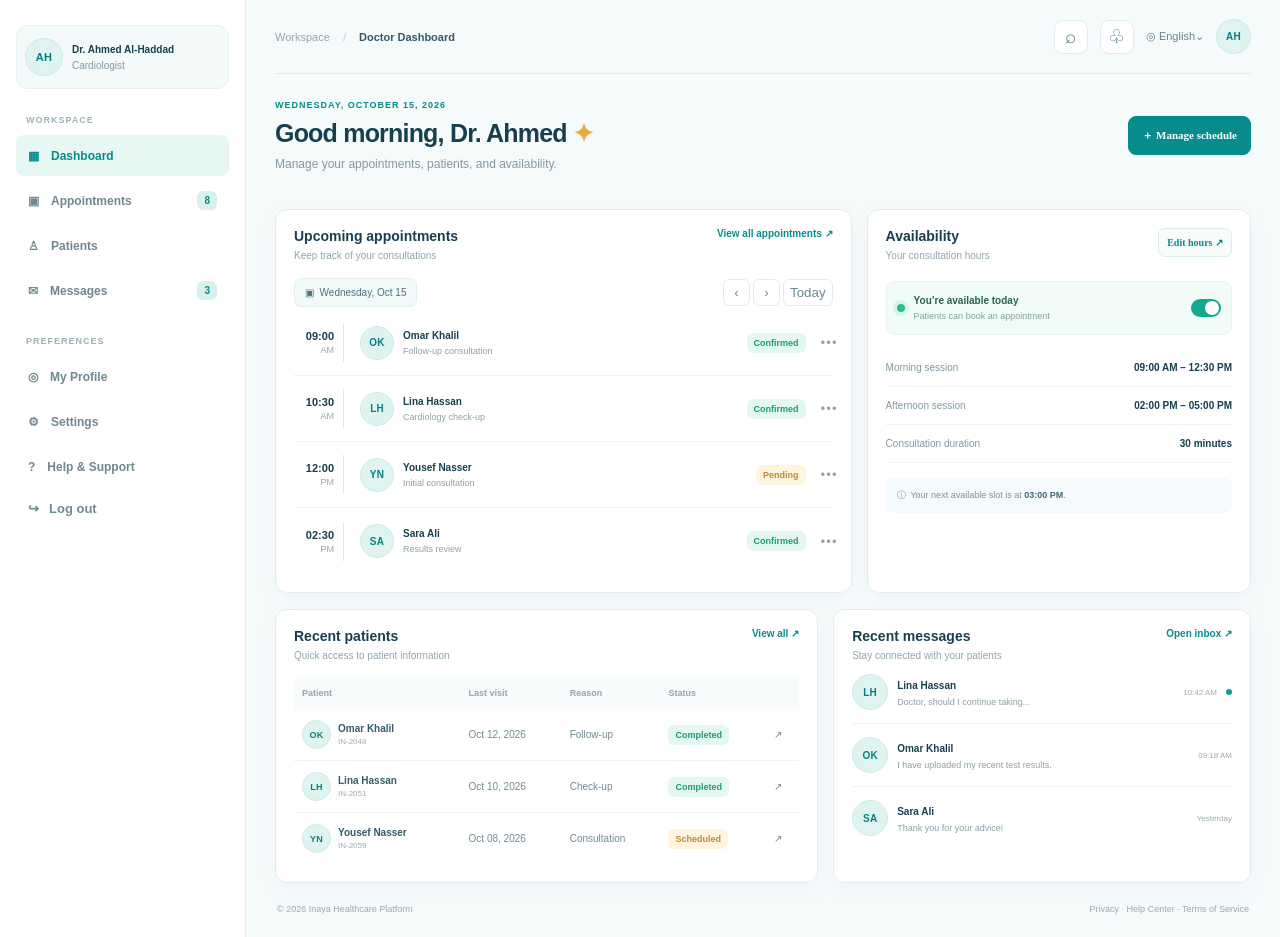
<file: doctor-dashBord/index.html>
<!doctype html>
<html lang="en">

<head>
    <meta charset="utf-8">
    <meta name="viewport" content="width=device-width,initial-scale=1">
    <title>Inaya | Doctor Dashboard</title>

    <link rel="stylesheet" href="style.css">
</head>

<body>
    <div class="layout">
        <aside class="sidebar">
            <div class="profile"><span class="avatar">AH</span>
                <span><b>Dr. Ahmed Al-Haddad</b><small>Cardiologist</small>
                </span>
            </div>
            <p class="label">WORKSPACE</p>
            <nav>
                <a class="active" href="#dashboard">▦ <span>Dashboard</span>
                </a>
                <a href="#appointments">▣ <span>Appointments</span>
                    <em>8</em></a><a href="#patients">♙ <span>Patients</span></a><a href="#messages">✉ <span>Messages</span><em>3</em></a>

            </nav>
            <p class="label preferences">PREFERENCES</p>
            <nav>
                <a href="#profile">◎ <span>My Profile</span></a>
                <a href="#settings">⚙ <span>Settings</span>
                </a><a href="#help">? <span>Help & Support</span>
                </a>
            </nav>
            <a class="logout" href="#logout">↪ <span>Log out</span></a></aside>
        <main id="dashboard">
            <header>
                <div class="crumb">Workspace <span>/</span> <b>Doctor Dashboard</b></div>
                <div class="actions"><button aria-label="Search">⌕</button><button aria-label="Notifications">♧<i></i></button><span class="language">◎ English⌄</span><span class="avatar">AH</span></div>

            </header>
            <section class="welcome">
                <div>
                    <p class="eyebrow">WEDNESDAY, OCTOBER 15, 2026</p>
                    <h1>Good morning, Dr. Ahmed <span>✦</span></h1>
                    <p class="muted">Manage your appointments, patients, and availability.</p>
                </div>
                <div class="welcome-buttons"><button class="primary" onclick="document.querySelector('#appointments').scrollIntoView({behavior:'smooth'})">＋ Manage schedule</button></div>
            </section>

            <section class="grid">
                <article class="panel" id="appointments">
                    <div class="panel-head">
                        <div>
                            <h2>Upcoming appointments</h2>
                            <p>Keep track of your consultations</p>
                        </div><a href="#all">View all appointments ↗</a></div>
                    <div class="schedule-tools"><span>▣ &nbsp;Wednesday, Oct 15</span>
                        <div><button>‹</button><button>›</button><button>Today</button></div>
                    </div>
                    <div class="appointment"><time>09:00<small>AM</small></time><span class="timeline"></span><span class="avatar">OK</span>
                        <div class="person"><b>Omar Khalil</b><small>Follow-up consultation</small></div><span class="status confirmed">Confirmed</span><button class="more">•••</button></div>
                    <div class="appointment"><time>10:30<small>AM</small></time><span class="timeline"></span><span class="avatar">LH</span>
                        <div class="person"><b>Lina Hassan</b><small>Cardiology check-up</small></div><span class="status confirmed">Confirmed</span><button class="more">•••</button></div>
                    <div class="appointment"><time>12:00<small>PM</small></time><span class="timeline"></span><span class="avatar">YN</span>
                        <div class="person"><b>Yousef Nasser</b><small>Initial consultation</small></div><span class="status pending">Pending</span><button class="more">•••</button></div>
                    <div class="appointment"><time>02:30<small>PM</small></time><span class="timeline"></span><span class="avatar">SA</span>
                        <div class="person"><b>Sara Ali</b><small>Results review</small></div><span class="status confirmed">Confirmed</span><button class="more">•••</button></div>
                </article>
                <article class="panel availability">
                    <div class="panel-head">
                        <div>
                            <h2>Availability</h2>
                            <p>Your consultation hours</p>
                        </div><button class="edit" onclick="alert('Demo: availability editor')">Edit hours ↗</button></div>
                    <div class="available"><span class="live"></span>
                        <div><b>You’re available today</b><small>Patients can book an appointment</small></div><span class="toggle"><i></i></span></div>
                    <div class="hours">
                        <div><span>Morning session</span><b>09:00 AM – 12:30 PM</b></div>
                        <div><span>Afternoon session</span><b>02:00 PM – 05:00 PM</b></div>
                        <div><span>Consultation duration</span><b>30 minutes</b></div>
                    </div>
                    <div class="note">ⓘ &nbsp;Your next available slot is at <b>03:00 PM</b>.</div>
                </article>
            </section>
            <section class="grid lower">
                <article class="panel" id="patients">
                    <div class="panel-head">
                        <div>
                            <h2>Recent patients</h2>
                            <p>Quick access to patient information</p>
                        </div><a href="#patients">View all ↗</a></div>
                    <div class="table-scroll">
                        <table>
                            <thead>
                                <tr>
                                    <th>Patient</th>
                                    <th>Last visit</th>
                                    <th>Reason</th>
                                    <th>Status</th>
                                    <th></th>
                                </tr>
                            </thead>
                            <tbody>
                                <tr>
                                    <td>
                                        <div class="table-person"><span class="avatar">OK</span><span><b>Omar Khalil</b><small>IN-2048</small></span></div>
                                    </td>
                                    <td>Oct 12, 2026</td>
                                    <td>Follow-up</td>
                                    <td><span class="status confirmed">Completed</span></td>
                                    <td>↗</td>
                                </tr>
                                <tr>
                                    <td>
                                        <div class="table-person"><span class="avatar">LH</span><span><b>Lina Hassan</b><small>IN-2051</small></span></div>
                                    </td>
                                    <td>Oct 10, 2026</td>
                                    <td>Check-up</td>
                                    <td><span class="status confirmed">Completed</span></td>
                                    <td>↗</td>
                                </tr>
                                <tr>
                                    <td>
                                        <div class="table-person"><span class="avatar">YN</span><span><b>Yousef Nasser</b><small>IN-2059</small></span></div>
                                    </td>
                                    <td>Oct 08, 2026</td>
                                    <td>Consultation</td>
                                    <td><span class="status pending">Scheduled</span></td>
                                    <td>↗</td>
                                </tr>
                            </tbody>
                        </table>
                    </div>
                </article>
                <article class="panel" id="messages">
                    <div class="panel-head">
                        <div>
                            <h2>Recent messages</h2>
                            <p>Stay connected with your patients</p>
                        </div><a href="#messages">Open inbox ↗</a></div>
                    <div class="message"><span class="avatar">LH</span>
                        <div><b>Lina Hassan</b>
                            <p>Doctor, should I continue taking...</p>
                        </div><time>10:42 AM</time><i></i></div>
                    <div class="message"><span class="avatar">OK</span>
                        <div><b>Omar Khalil</b>
                            <p>I have uploaded my recent test results.</p>
                        </div><time>09:18 AM</time></div>
                    <div class="message"><span class="avatar">SA</span>
                        <div><b>Sara Ali</b>
                            <p>Thank you for your advice!</p>
                        </div><time>Yesterday</time></div>
                </article>
            </section>
            <footer><span>© 2026 Inaya Healthcare Platform</span><span>Privacy · Help Center · Terms of Service</span></footer>
        </main>
    </div>
</body>

</html>
</file>
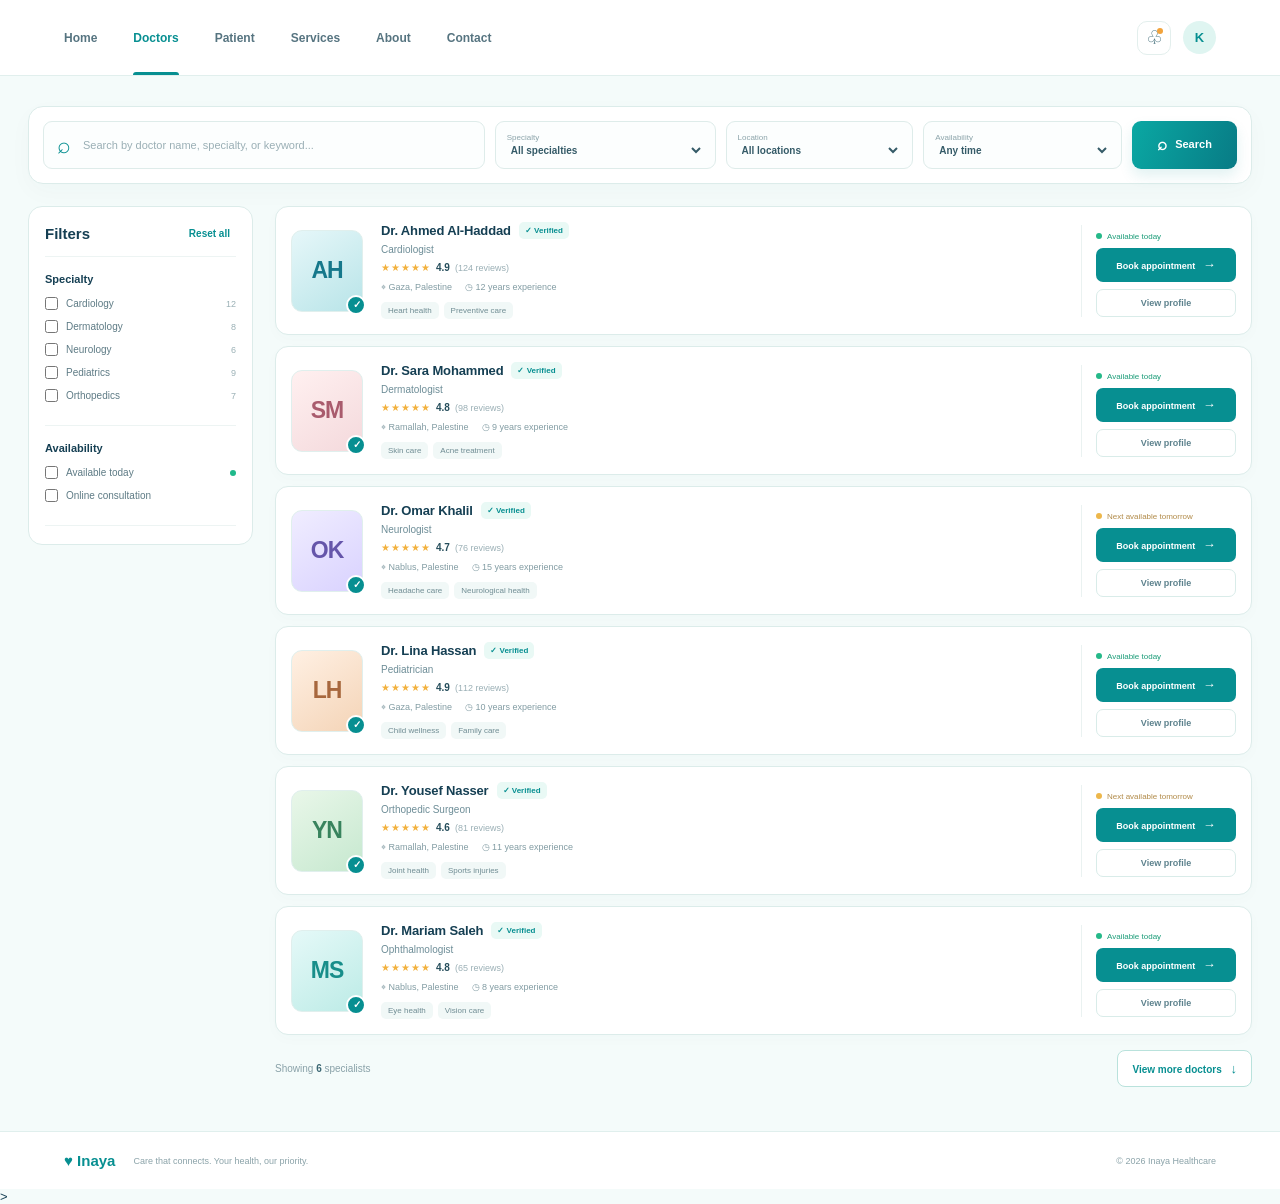
<file: find-a doctor/index.html>
<!doctype html>
<html lang="en">

<head>
    <meta charset="utf-8">
    <meta name="viewport" content="width=device-width, initial-scale=1">
    <meta name="theme-color" content="#f4fbfa">
    <title>Inaya — Find Your Doctor</title>
    <link rel="stylesheet" href="style.css">
</head>

<body>
    <header class="topbar">
        <nav class="main-nav" aria-label="Main navigation">

            <a href="../Home-page/index.html">Home</a>
            <a class="active" href="#doctors">Doctors</a>
            <a href="#Patient">Patient</a>
            <a href="#services">Services</a>
            <a href="#about">About</a>
            <a href="#contact">Contact</a>
        </nav>
        </nav>
        <div class="header-actions">
            <button class="icon-btn" aria-label="Notifications">♧<i></i></button>
            <button class="avatar-mini" aria-label="Profile">K</button>
            <button class="menu-btn" id="menuBtn" aria-label="Open menu">☰</button>
        </div>
    </header>
    <main>
        <section class="search-panel" aria-label="Search doctors">
            <label class="search-field"><span>⌕</span><input id="searchInput" type="search" placeholder="Search by doctor name, specialty, or keyword..." aria-label="Search by doctor name or specialty"></label>
            <label class="select-field"><span>Specialty</span><select id="specialty"><option value="all">All specialties</option><option>Cardiology</option><option>Dermatology</option><option>Neurology</option><option>Pediatrics</option><option>Orthopedics</option><option>Ophthalmology</option></select></label>
            <label class="select-field"><span>Location</span><select id="location"><option value="all">All locations</option><option>Gaza</option><option>Ramallah</option><option>Nablus</option></select></label>
            <label class="select-field availability-select"><span>Availability</span><select id="availability"><option value="all">Any time</option><option value="today">Available today</option></select></label>
            <button class="search-btn" id="searchBtn"><span>⌕</span> Search</button>
        </section>
        <div class="content-grid">
            <aside class="filters">
                <div class="filter-heading">
                    <h2>Filters</h2><button id="resetBtn">Reset all</button></div>
                <div class="filter-group">
                    <h3>Specialty</h3>
                    <label><input type="checkbox" class="specialty-check" value="Cardiology"> <span>Cardiology</span><small>12</small></label>
                    <label><input type="checkbox" class="specialty-check" value="Dermatology"> <span>Dermatology</span><small>8</small></label>
                    <label><input type="checkbox" class="specialty-check" value="Neurology"> <span>Neurology</span><small>6</small></label>
                    <label><input type="checkbox" class="specialty-check" value="Pediatrics"> <span>Pediatrics</span><small>9</small></label>
                    <label><input type="checkbox" class="specialty-check" value="Orthopedics"> <span>Orthopedics</span><small>7</small></label>
                </div>

                <div class="filter-group">
                    <h3>Availability</h3>
                    <label><input type="checkbox" id="todayCheck"> <span>Available today</span><small class="green-dot"></small></label>
                    <label><input type="checkbox" id="onlineCheck"> <span>Online consultation</span></label>
                </div>

            </aside>
            <section class="results">

                <div class="doctor-list" id="doctorList">
                    <article class="doctor-card" data-name="ahmed al-haddad" data-specialty="Cardiology" data-location="Gaza" data-rating="4.9" data-price="50" data-today="yes" data-online="yes">
                        <div class="doctor-avatar avatar-blue"><span>AH</span><i>✓</i></div>
                        <div class="doctor-info">
                            <div class="name-row">
                                <h3>Dr. Ahmed Al-Haddad</h3><span class="verified">✓ Verified</span></div>
                            <p class="specialty">Cardiologist</p>
                            <div class="rating"><span>★★★★★</span> <b>4.9</b> <small>(124 reviews)</small></div>
                            <div class="details"><span>⌖ Gaza, Palestine</span><span>◷ 12 years experience</span></div>
                            <div class="tags"><span>Heart health</span><span>Preventive care</span></div>
                        </div>
                        <div class="doctor-side">
                            <div class="fee"></div><span class="available"><i></i> Available today</span><button class="book-btn">Book appointment <span>→</span></button><button class="profile-btn">View profile</button></div>
                    </article>
                    <article class="doctor-card" data-name="sara mohammed" data-specialty="Dermatology" data-location="Ramallah" data-rating="4.8" data-price="45" data-today="yes" data-online="yes">
                        <div class="doctor-avatar avatar-rose"><span>SM</span><i>✓</i></div>
                        <div class="doctor-info">
                            <div class="name-row">
                                <h3>Dr. Sara Mohammed</h3><span class="verified">✓ Verified</span></div>
                            <p class="specialty">Dermatologist</p>
                            <div class="rating"><span>★★★★★</span> <b>4.8</b> <small>(98 reviews)</small></div>
                            <div class="details"><span>⌖ Ramallah, Palestine</span><span>◷ 9 years experience</span></div>
                            <div class="tags"><span>Skin care</span><span>Acne treatment</span></div>
                        </div>
                        <div class="doctor-side">
                            <div class="fee"></div><span class="available"><i></i> Available today</span><button class="book-btn">Book appointment <span>→</span></button><button class="profile-btn">View profile</button></div>
                    </article>
                    <article class="doctor-card" data-name="omar khalil" data-specialty="Neurology" data-location="Nablus" data-rating="4.7" data-price="60" data-today="no" data-online="no">
                        <div class="doctor-avatar avatar-violet"><span>OK</span><i>✓</i></div>
                        <div class="doctor-info">
                            <div class="name-row">
                                <h3>Dr. Omar Khalil</h3><span class="verified">✓ Verified</span></div>
                            <p class="specialty">Neurologist</p>
                            <div class="rating"><span>★★★★★</span> <b>4.7</b> <small>(76 reviews)</small></div>
                            <div class="details"><span>⌖ Nablus, Palestine</span><span>◷ 15 years experience</span></div>
                            <div class="tags"><span>Headache care</span><span>Neurological health</span></div>
                        </div>
                        <div class="doctor-side">
                            <div class="fee"></div><span class="available later"><i></i> Next available tomorrow</span><button class="book-btn">Book appointment <span>→</span></button><button class="profile-btn">View profile</button></div>
                    </article>
                    <article class="doctor-card" data-name="lina hassan" data-specialty="Pediatrics" data-location="Gaza" data-rating="4.9" data-price="40" data-today="yes" data-online="yes">
                        <div class="doctor-avatar avatar-peach"><span>LH</span><i>✓</i></div>
                        <div class="doctor-info">
                            <div class="name-row">
                                <h3>Dr. Lina Hassan</h3><span class="verified">✓ Verified</span></div>
                            <p class="specialty">Pediatrician</p>
                            <div class="rating"><span>★★★★★</span> <b>4.9</b> <small>(112 reviews)</small></div>
                            <div class="details"><span>⌖ Gaza, Palestine</span><span>◷ 10 years experience</span></div>
                            <div class="tags"><span>Child wellness</span><span>Family care</span></div>
                        </div>
                        <div class="doctor-side">
                            <div class="fee"></div><span class="available"><i></i> Available today</span><button class="book-btn">Book appointment <span>→</span></button><button class="profile-btn">View profile</button></div>
                    </article>
                    <article class="doctor-card" data-name="yousef nasser" data-specialty="Orthopedics" data-location="Ramallah" data-rating="4.6" data-price="55" data-today="no" data-online="yes">
                        <div class="doctor-avatar avatar-green"><span>YN</span><i>✓</i></div>
                        <div class="doctor-info">
                            <div class="name-row">
                                <h3>Dr. Yousef Nasser</h3><span class="verified">✓ Verified</span></div>
                            <p class="specialty">Orthopedic Surgeon</p>
                            <div class="rating"><span>★★★★★</span> <b>4.6</b> <small>(81 reviews)</small></div>
                            <div class="details"><span>⌖ Ramallah, Palestine</span><span>◷ 11 years experience</span></div>
                            <div class="tags"><span>Joint health</span><span>Sports injuries</span></div>
                        </div>
                        <div class="doctor-side">
                            <div class="fee"></div>
                            <span class="available later">
                                <i></i> Next available tomorrow</span>
                            <button class="book-btn">Book appointment <span>→</span>
                            </button><button class="profile-btn">View profile</button>
                        </div>
                    </article>
                    <article class="doctor-card" data-name="mariam saleh" data-specialty="Ophthalmology" data-location="Nablus" data-rating="4.8" data-price="48" data-today="yes" data-online="no">
                        <div class="doctor-avatar avatar-aqua"><span>MS</span><i>✓</i></div>
                        <div class="doctor-info">
                            <div class="name-row">
                                <h3>Dr. Mariam Saleh</h3><span class="verified">✓ Verified</span></div>
                            <p class="specialty">Ophthalmologist</p>
                            <div class="rating">
                                <span>★★★★★</span>
                                <b>4.8</b>
                                <small>(65 reviews)</small></div>
                            <div class="details">
                                <span>⌖ Nablus, Palestine</span>
                                <span>◷ 8 years experience</span></div>
                            <div class="tags"><span>Eye health</span><span>Vision care</span></div>
                        </div>
                        <div class="doctor-side">
                            <div class="fee"></div>
                            <span class="available"><i></i> Available today</span>
                            <button class="book-btn">Book appointment <span>→</span>
                            </button>
                            <button class="profile-btn">View profile</button>
                        </div>
                    </article>
                </div>
                <div class="empty-state" id="emptyState" hidden><span>⌕</span>
                    <h3>No doctors found</h3>
                    <p>Try adjusting your search or filters.</p><button id="emptyReset">Clear filters</button></div>
                <div class="list-footer">
                    <span>Showing <b id="showingCount">6</b>
                         specialists</span>
                    <button id="loadMore">View more doctors <span>↓</span>
                    </button>
                </div>
            </section>
        </div>
    </main>
    <footer>
        <span>♥ Inaya</span>
        <small>Care that connects. Your health, our priority.</small>
        <small>© 2026 Inaya Healthcare</small>
    </footer>
    <d>
        >

</html>

</html>

</html>

</html>
</file>
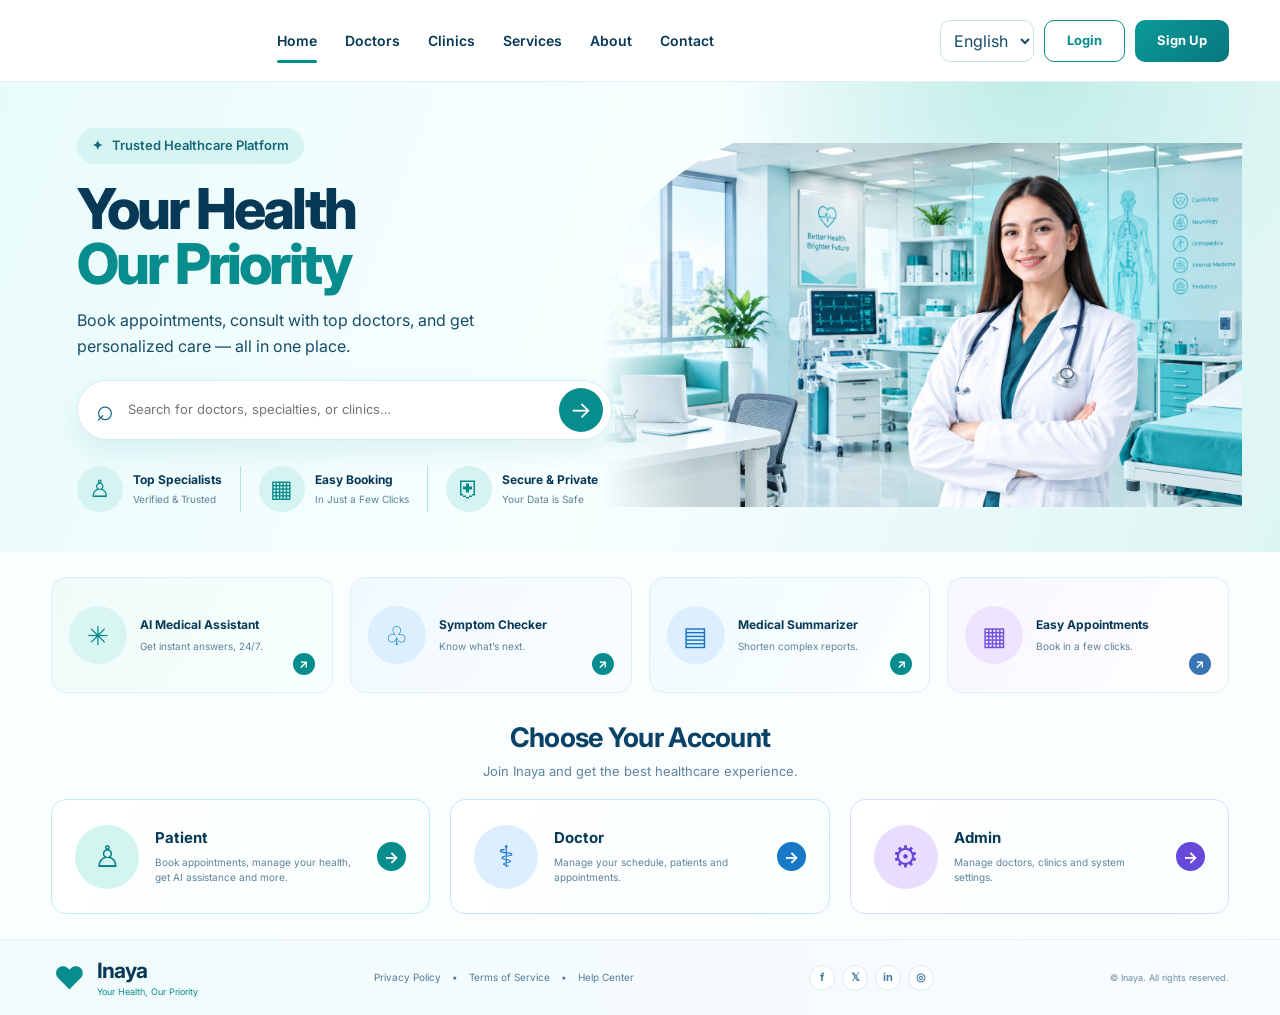
<file: Home-page/index.html>
<!doctype html>
<html lang="en">

<head>
    <meta charset="utf-8">
    <meta name="viewport" content="width=device-width,initial-scale=1">
    <meta name="theme-color" content="#078d8e">
    <title>Inaya | Your Health, Our Priority</title>
    <link rel="preconnect" href="https://fonts.googleapis.com">
    <link href="https://fonts.googleapis.com/css2?family=Inter:wght@400;500;600;700;800&display=swap" rel="stylesheet">
    <link rel="stylesheet" href="style.css">
</head>

<body>
    <header class="header">
        <a class="brand" href="#home"></a>
        <button class="menu" id="menu" aria-label="Toggle menu" aria-expanded="false">☰</button>
        <nav id="nav"><a class="active" href="#home">Home</a><a href="#doctors">Doctors</a><a href="#clinics">Clinics</a><a href="#services">Services</a><a href="#about">About</a><a href="#contact">Contact</a></nav>
        <div class="actions"><select aria-label="Language"><option>English</option><option>العربية</option></select><a class="btn outline" href="#account">Login</a><a class="btn primary" href="#account">Sign Up</a></div>
    </header>
    <main>
        <section class="hero" id="home">
            <div class="copy"><span class="eyebrow">✦ &nbsp; Trusted Healthcare Platform</span>
                <h1>Your Health<br><em>Our Priority</em></h1>
                <p>Book appointments, consult with top doctors, and get personalized care — all in one place.</p>
                <form class="search" id="search"><span>⌕</span><input id="query" type="search" placeholder="Search for doctors, specialties, or clinics…" aria-label="Search for doctors, specialties, or clinics"><button aria-label="Search">→</button></form>
                <div class="trust">
                    <div><i>♙</i><span><b>Top Specialists</b><small>Verified &amp; Trusted</small></span></div>
                    <div><i>▦</i><span><b>Easy Booking</b><small>In Just a Few Clicks</small></span></div>
                    <div><i>⛨</i><span><b>Secure &amp; Private</b><small>Your Data is Safe</small></span></div>
                </div>
            </div>
            <div class="visual"><img src="طبيبة مبتسمة في عيادة حديثة.png" alt="Doctor in a white coat">
                <div class="note"></div>

        </section>
        <section class="services" id="services">
            <a class="service mint" href="#about"><i>✳</i><span><b>AI Medical Assistant</b><small>Get instant answers, 24/7.</small></span><strong>↗</strong></a>
            <a class="service blue" href="#about"><i>♧</i><span><b>Symptom Checker</b><small>Know what’s next.</small></span><strong>↗</strong></a>
            <a class="service sky" href="#about"><i>▤</i><span><b>Medical Summarizer</b><small>Shorten complex reports.</small></span><strong>↗</strong></a>
            <a class="service lilac" href="#doctors"><i>▦</i><span><b>Easy Appointments</b><small>Book in a few clicks.</small></span><strong>↗</strong></a>
        </section>
        <section class="accounts" id="account">
            <div class="heading">
                <h2>Choose Your Account</h2>
                <p>Join Inaya and get the best healthcare experience.</p>
            </div>
            <div class="account-grid">
                <a class="account patient" href="#patient"><i>♙</i><span><b>Patient</b><small>Book appointments, manage your health, get AI assistance and more.</small></span><strong>→</strong></a>
                <a class="account doctor" href="#doctor"><i>⚕</i><span><b>Doctor</b><small>Manage your schedule, patients and appointments.</small></span><strong>→</strong></a>
                <a class="account admin" href="#admin"><i>⚙</i><span><b>Admin</b><small>Manage doctors, clinics and system settings.</small></span><strong>→</strong></a>
            </div>
        </section>
    </main>
    <footer id="contact"><a class="brand" href="#home"><span class="logo">♥</span><span><b>Inaya</b><small>Your Health, Our Priority</small></span></a>
        <div class="links"><a href="#privacy">Privacy Policy</a> • <a href="#terms">Terms of Service</a> • <a href="#help">Help Center</a></div>
        <div class="social"><a href="#facebook">f</a><a href="#x">𝕏</a><a href="#linkedin">in</a><a href="#instagram">◎</a></div><small>© <span id="year"></span> Inaya. All rights reserved.</small></footer>
    <div class="toast" id="toast" role="status" aria-live="polite"></div>
</body>

</html>
</file>
<file: doctor-dashBord/style.css>
:root {
    --teal: #078b8d;
    --ink: #173f50;
    --muted: #8299a3;
    --line: #e2ecef;
    --bg: #f5fafb
}

* {
    box-sizing: border-box
}

body {
    margin: 0;
    background: var(--bg);
    color: var(--ink);
    font: 13px Inter, Arial, sans-serif
}

.layout {
    display: flex;
    min-height: 100vh
}

.sidebar {
    width: 246px;
    flex-shrink: 0;
    background: #fff;
    border-right: 1px solid var(--line);
    padding: 25px 16px 16px;
    display: flex;
    flex-direction: column
}

.profile {
    display: flex;
    align-items: center;
    gap: 9px;
    padding: 12px 8px;
    background: #f3faf9;
    border: 1px solid #e3f1ef;
    border-radius: 12px;
    margin-bottom: 26px
}

.profile img {
    width: 38px;
    height: 38px;
    object-fit: cover;
    border-radius: 50%
}

.profile b,
.profile small {
    display: block;
    font-size: 10px
}

.profile small {
    color: var(--muted);
    margin-top: 5px
}

.label {
    font-size: 9px;
    letter-spacing: 1px;
    font-weight: 800;
    color: #a0b1b8;
    padding: 0 10px;
    margin: 0 0 10px
}

.preferences {
    margin-top: 25px
}

nav {
    display: grid;
    gap: 4px
}

nav a {
    display: flex;
    align-items: center;
    gap: 12px;
    height: 41px;
    padding: 0 12px;
    text-decoration: none;
    color: #6e8791;
    border-radius: 8px;
    font-size: 12px;
    font-weight: 600
}

nav a>span {
    flex: 1
}

nav a.active {
    background: #e6f7f4;
    color: var(--teal)
}

nav em {
    font-style: normal;
    margin-left: auto;
    font-size: 10px;
    background: #d9f1ec;
    color: var(--teal);
    padding: 4px 7px;
    border-radius: 6px
}

.logout {
    display: flex;
    gap: 10px;
    padding: 14px 12px 0;
    color: #718b95;
    text-decoration: none;
    font-weight: 600
}

main {
    flex: 1;
    min-width: 0;
    padding: 0 29px 18px
}

header {
    height: 74px;
    border-bottom: 1px solid var(--line);
    display: flex;
    align-items: center;
    justify-content: space-between
}

.crumb {
    font-size: 11px;
    color: #91a5ad
}

.crumb span {
    padding: 0 10px;
    color: #c2cdd2
}

.crumb b {
    color: #365969
}

.actions {
    display: flex;
    align-items: center;
    gap: 12px
}

.actions button {
    position: relative;
    width: 34px;
    height: 34px;
    border: 1px solid var(--line);
    border-radius: 9px;
    background: white;
    color: #547986;
    font-size: 19px
}

.actions img {
    width: 35px;
    height: 35px;
    object-fit: cover;
    border-radius: 50%
}

.language {
    font-size: 11px;
    color: #69838e
}

.mobile-brand {
    display: none
}

.welcome {
    display: flex;
    align-items: center;
    justify-content: space-between;
    gap: 18px;
    padding: 26px 0 22px
}

.eyebrow {
    font-size: 9px;
    font-weight: 800;
    letter-spacing: 1px;
    color: var(--teal);
    margin: 0 0 9px
}

.welcome h1 {
    font-size: 25px;
    letter-spacing: -.8px;
    margin: 0
}

.welcome h1 span {
    color: #e5ad42
}

.muted {
    font-size: 12px;
    color: var(--muted);
    margin: 9px 0 0
}

.welcome-buttons {
    display: flex;
    gap: 9px
}

.welcome-buttons button {
    font: 600 11px Inter;
    padding: 11px 13px;
    border-radius: 8px;
    cursor: pointer
}

.secondary {
    background: white;
    border: 1px solid var(--line);
    color: #5b7a86
}

.primary {
    background: var(--teal);
    color: white;
    border: 1px solid var(--teal)
}

.stats {
    display: grid;
    grid-template-columns: repeat(4, minmax(0, 1fr));
    gap: 14px
}

.stats article,
.panel {
    background: #fff;
    border: 1px solid var(--line);
    border-radius: 12px;
    box-shadow: 0 7px 24px #164a5708
}

.stats article {
    position: relative;
    min-height: 143px;
    padding: 16px;
    overflow: hidden
}

.stat-head {
    display: flex;
    justify-content: space-between;
    align-items: center
}

.stat-icon {
    width: 33px;
    height: 33px;
    border-radius: 9px;
    display: grid;
    place-items: center;
    font-size: 18px
}

.teal {
    background: #e0f7f3;
    color: #0c9a98
}

.blue {
    background: #e6f2ff;
    color: #438dca
}

.amber {
    background: #fff3dc;
    color: #d39a3e
}

.green {
    background: #e3f7eb;
    color: #269e73
}

.trend,
.stable {
    font-size: 9px;
    font-weight: 700;
    padding: 5px 7px;
    border-radius: 6px;
    background: #e8f8f1;
    color: #20a27c
}

.stable {
    background: #fff5e3;
    color: #bd8b37
}

.stats article p {
    font-size: 11px;
    color: #7f97a1;
    margin: 14px 0 5px
}

.stats article>strong {
    font-size: 24px;
    letter-spacing: -.5px
}

.stats small {
    font-size: 9px;
    font-weight: 500;
    color: #91a5ad;
    letter-spacing: 0
}

.bars {
    position: absolute;
    bottom: 13px;
    right: 15px;
    display: flex;
    gap: 4px;
    align-items: end;
    height: 17px;
    opacity: .7
}

.bars i {
    width: 5px;
    height: 8px;
    border-radius: 3px 3px 0 0;
    background: #a2e2d8
}

.bars i:nth-child(2) {
    height: 11px
}

.bars i:nth-child(3) {
    height: 7px
}

.bars i:nth-child(4) {
    height: 14px
}

.bars i:nth-child(5) {
    height: 10px
}

.bars i:nth-child(6) {
    height: 16px
}

.bars i:nth-child(7) {
    height: 12px
}

.bars i:nth-child(8) {
    height: 17px
}

.blue-bars i {
    background: #a3cff5
}

.amber-bars i {
    background: #f3d39b
}

.green-bars i {
    background: #a4dfc0
}

.grid {
    display: grid;
    grid-template-columns: minmax(0, 1.5fr) minmax(280px, 1fr);
    gap: 15px;
    margin-top: 16px
}

.panel {
    padding: 18px;
    min-width: 0
}

.panel-head {
    display: flex;
    align-items: flex-start;
    justify-content: space-between;
    gap: 10px
}

.panel-head h2 {
    font-size: 14px;
    margin: 0
}

.panel-head p {
    font-size: 10px;
    color: #91a5ad;
    margin: 6px 0 0
}

.panel-head>a {
    font-size: 10px;
    color: var(--teal);
    text-decoration: none;
    font-weight: 700;
    white-space: nowrap
}

.schedule-tools {
    display: flex;
    justify-content: space-between;
    align-items: center;
    margin: 17px 0 3px
}

.schedule-tools>span {
    font-size: 10px;
    background: #f1faf8;
    border: 1px solid #e0f1ed;
    border-radius: 7px;
    padding: 8px 10px;
    color: #4b7480
}

.schedule-tools button {
    height: 27px;
    min-width: 27px;
    background: #fff;
    border: 1px solid var(--line);
    border-radius: 6px;
    color: #6b8791;
    margin-left: 3px
}

.appointment {
    display: grid;
    grid-template-columns: 40px 8px 34px minmax(80px, 1fr) auto 18px;
    gap: 9px;
    align-items: center;
    min-height: 66px;
    border-bottom: 1px solid #edf2f4
}

.appointment:last-child {
    border-bottom: 0
}

.appointment time {
    text-align: right;
    font-size: 11px;
    font-weight: 700
}

.appointment time small {
    display: block;
    color: #91a5ad;
    font-size: 9px;
    font-weight: 400;
    margin-top: 3px
}

.timeline {
    height: 39px;
    border-left: 1px solid #dce9eb;
    position: relative
}

.appointment>img {
    width: 34px;
    height: 34px;
    border-radius: 50%;
    object-fit: cover
}

.person {
    min-width: 0
}

.person b {
    display: block;
    font-size: 10px
}

.person small {
    display: block;
    color: #8da1aa;
    font-size: 9px;
    margin-top: 5px;
    white-space: nowrap;
    overflow: hidden;
    text-overflow: ellipsis
}

.status {
    display: inline-block;
    font-size: 9px;
    font-weight: 700;
    padding: 5px 7px;
    border-radius: 6px;
    white-space: nowrap
}

.confirmed {
    background: #e5f8f0;
    color: #189b7a
}

.pending {
    background: #fff4df;
    color: #bd8a36
}

.more {
    border: 0;
    background: transparent;
    color: #8fa4ac;
    letter-spacing: 1px
}

.edit {
    border: 1px solid #d9ece9;
    background: #f7fcfb;
    color: var(--teal);
    font: 600 10px Inter;
    padding: 8px;
    border-radius: 7px
}

.available {
    display: flex;
    align-items: center;
    gap: 9px;
    padding: 13px 10px;
    background: #f1fbf8;
    border: 1px solid #e3f4ef;
    border-radius: 9px;
    margin: 20px 0 14px
}

.live {
    width: 8px;
    height: 8px;
    border-radius: 50%;
    background: #2cbd8d;
    box-shadow: 0 0 0 4px #d9f5e9
}

.available b,
.available small {
    display: block
}

.available b {
    font-size: 10px;
    color: #286252
}

.available small {
    font-size: 9px;
    color: #86a29c;
    margin-top: 5px
}

.toggle {
    margin-left: auto;
    width: 30px;
    height: 18px;
    background: #16a78d;
    border-radius: 20px;
    padding: 2px;
    display: flex
}

.toggle i {
    width: 14px;
    height: 14px;
    background: white;
    border-radius: 50%;
    margin-left: auto
}

.hours>div {
    display: flex;
    justify-content: space-between;
    gap: 10px;
    padding: 13px 0;
    border-bottom: 1px solid #edf2f4;
    font-size: 10px
}

.hours span {
    color: #8298a2
}

.hours b {
    font-size: 10px;
    text-align: right
}

.note {
    margin-top: 15px;
    padding: 11px;
    background: #f5fafc;
    border-radius: 7px;
    color: #78939e;
    font-size: 9px
}

.note b {
    color: #426978
}

.lower {
    grid-template-columns: minmax(0, 1.3fr) minmax(280px, 1fr)
}

.table-scroll {
    overflow-x: auto;
    margin-top: 16px
}

table {
    border-collapse: collapse;
    width: 100%;
    text-align: left;
    white-space: nowrap
}

th {
    font-size: 9px;
    color: #91a5ae;
    font-weight: 600;
    background: #f8fbfc;
    padding: 11px 8px
}

td {
    font-size: 10px;
    color: #718b96;
    padding: 11px 8px;
    border-bottom: 1px solid #edf2f4
}

tbody tr:last-child td {
    border: 0
}

.table-person {
    display: flex;
    align-items: center;
    gap: 7px
}

.table-person img {
    width: 29px;
    height: 29px;
    border-radius: 50%;
    object-fit: cover
}

.table-person b,
.table-person small {
    display: block
}

.table-person b {
    font-size: 10px;
    color: #355a6b
}

.table-person small {
    font-size: 8px;
    color: #9aabb2;
    margin-top: 3px
}

.message {
    display: flex;
    align-items: center;
    gap: 9px;
    padding: 13px 0;
    border-bottom: 1px solid #edf2f4;
    min-width: 0
}

.message:last-child {
    border: 0
}

.message img {
    width: 36px;
    height: 36px;
    border-radius: 50%;
    object-fit: cover
}

.message div {
    flex: 1;
    min-width: 0
}

.message b {
    font-size: 10px
}

.message p {
    font-size: 9px;
    color: #8ca0a9;
    margin: 5px 0 0;
    white-space: nowrap;
    overflow: hidden;
    text-overflow: ellipsis
}

.message time {
    font-size: 8px;
    color: #9aabb3;
    white-space: nowrap
}

.message>i {
    width: 6px;
    height: 6px;
    border-radius: 50%;
    background: #0b9d9b
}

footer {
    display: flex;
    justify-content: space-between;
    gap: 12px;
    padding: 21px 2px 5px;
    color: #9aabb3;
    font-size: 9px
}

@media(max-width:1150px) {
    .sidebar {
        width: 220px
    }
    .stats {
        gap: 9px
    }
    .stats article {
        padding: 13px
    }
    .stats article>strong {
        font-size: 21px
    }
    .grid {
        grid-template-columns: minmax(0, 1.25fr) minmax(260px, 1fr)
    }
    .panel {
        padding: 14px
    }
    .appointment {
        grid-template-columns: 35px 7px 30px minmax(65px, 1fr) auto 12px;
        gap: 6px
    }
    .appointment>img {
        width: 30px;
        height: 30px
    }
}

@media(max-width:900px) {
    .sidebar {
        width: 72px;
        padding: 20px 9px
    }
    .brand {
        justify-content: center;
        padding: 0 0 24px
    }
    .brand>span:last-child,
    .profile span,
    .profile i,
    .label,
    nav a span,
    nav em,
    .support b,
    .support p,
    .support a,
    .logout span {
        display: none
    }
    .profile {
        justify-content: center;
        padding: 8px 0
    }
    .profile img {
        width: 38px;
        height: 38px
    }
    nav a {
        justify-content: center;
        padding: 0;
        font-size: 18px
    }
    .support {
        padding: 8px 4px;
        text-align: center
    }
    .support>span {
        margin: auto
    }
    .logout {
        justify-content: center;
        padding: 13px 0
    }
    .grid,
    .lower {
        grid-template-columns: 1fr
    }
    .stats {
        grid-template-columns: repeat(2, minmax(0, 1fr))
    }
    .hours {
        display: grid;
        grid-template-columns: repeat(3, minmax(0, 1fr));
        gap: 8px
    }
    .hours>div {
        display: block;
        background: #f8fbfc;
        border: 0;
        border-radius: 7px;
        padding: 10px
    }
    .hours b {
        display: block;
        text-align: left;
        margin-top: 7px
    }
    .available {
        margin-top: 15px
    }
}

@media(max-width:600px) {
    .sidebar {
        display: none
    }
    main {
        padding: 0 13px 15px
    }
    header {
        height: 62px
    }
    .crumb {
        display: none
    }
    .mobile-brand {
        display: flex;
        align-items: center;
        gap: 7px
    }
    .actions {
        gap: 6px
    }
    .actions button {
        width: 30px;
        height: 30px
    }
    .language {
        display: none
    }
    .actions img {
        width: 31px;
        height: 31px
    }
    .welcome {
        display: block;
        padding: 21px 0 17px
    }
    .welcome h1 {
        font-size: 21px;
        line-height: 1.4
    }
    .muted {
        font-size: 11px;
        line-height: 1.6
    }
    .welcome-buttons {
        margin-top: 14px
    }
    .welcome-buttons button {
        flex: 1;
        padding: 10px 7px;
        font-size: 10px
    }
    .stats {
        gap: 8px
    }
    .stats article {
        padding: 11px;
        min-height: 128px
    }
    .stat-icon {
        width: 29px;
        height: 29px
    }
    .stats article p {
        font-size: 10px;
        margin-top: 11px
    }
    .stats article>strong {
        font-size: 21px
    }
    .stats small {
        display: block;
        margin-top: 4px
    }
    .grid {
        gap: 11px;
        margin-top: 11px
    }
    .panel {
        padding: 12px
    }
    .panel-head h2 {
        font-size: 13px
    }
    .panel-head p {
        font-size: 9px;
        line-height: 1.5
    }
    .panel-head>a {
        font-size: 9px
    }
    .appointment {
        grid-template-columns: 34px 6px 29px minmax(0, 1fr) auto;
        gap: 5px;
        min-height: 64px
    }
    .appointment>img {
        width: 28px;
        height: 28px
    }
    .appointment .more {
        display: none
    }
    .person b {
        font-size: 9px
    }
    .person small {
        font-size: 8px
    }
    .appointment time {
        font-size: 10px
    }
    .status {
        font-size: 8px;
        padding: 4px 5px
    }
    .schedule-tools>span {
        font-size: 9px;
        padding: 8px
    }
    .hours {
        grid-template-columns: 1fr;
        gap: 5px
    }
    .hours>div {
        display: flex;
        align-items: center;
        justify-content: space-between;
        padding: 10px
    }
    .hours b {
        margin: 0;
        text-align: right
    }
    .footer {
        flex-direction: column;
        font-size: 8px;
        gap: 7px
    }
}


/* Responsive sidebar fix: keep navigation available on narrow screens */

@media (min-width: 601px) and (max-width: 900px) {
    .sidebar {
        position: sticky;
        top: 0;
        height: 100vh;
        height: 100dvh;
        overflow-y: auto;
        align-self: flex-start;
    }
    main {
        min-width: 0;
    }
}

@media (max-width: 600px) {
    body {
        padding-bottom: calc(72px + env(safe-area-inset-bottom));
    }
    .layout {
        display: block;
    }
    .sidebar {
        display: flex;
        flex-direction: row;
        align-items: center;
        position: fixed;
        left: 0;
        right: 0;
        bottom: 0;
        top: auto;
        width: 100%;
        height: calc(64px + env(safe-area-inset-bottom));
        min-height: 64px;
        padding: 7px 8px;
        border-right: 0;
        border-top: 1px solid var(--line);
        box-shadow: 0 -6px 22px rgba(23, 63, 80, .08);
        z-index: 1000;
        overflow: hidden;
        background: rgba(255, 255, 255, .98);
    }
    .sidebar .brand,
    .sidebar .profile,
    .sidebar .label,
    .sidebar .preferences,
    .sidebar .support,
    .sidebar .logout {
        display: none !important;
    }
    .sidebar nav {
        display: flex;
        align-items: stretch;
        justify-content: space-around;
        gap: 3px;
        width: 100%;
        min-width: 0;
        overflow-x: auto;
        scrollbar-width: none;
    }
    .sidebar nav::-webkit-scrollbar {
        display: none;
    }
    .sidebar nav a {
        display: flex;
        flex: 1 0 42px;
        flex-direction: column;
        justify-content: center;
        gap: 3px;
        min-width: 42px;
        height: 48px;
        padding: 4px 2px;
        font-size: 17px;
        border-radius: 9px;
    }
    .sidebar nav a span {
        display: none !important;
    }
    .sidebar nav a em {
        display: none !important;
    }
    main {
        width: 100%;
        min-width: 0;
        padding: 0 13px 18px;
    }
    footer {
        padding-bottom: 8px;
    }
}


/* Initial-based avatars: no profile or background photos */

.avatar {
    display: inline-flex;
    align-items: center;
    justify-content: center;
    flex-shrink: 0;
    border-radius: 50%;
    font-weight: 700;
    letter-spacing: .2px;
    color: #087f80;
    background: #dff4f0;
    border: 1px solid #ccebe5;
    font-size: 11px;
    object-fit: initial
}

.profile .avatar {
    width: 38px;
    height: 38px;
    font-size: 11px
}

.actions .avatar {
    width: 35px;
    height: 35px;
    font-size: 10px
}

.appointment>.avatar {
    width: 34px;
    height: 34px;
    font-size: 10px
}

.table-person .avatar {
    width: 29px;
    height: 29px;
    font-size: 9px
}

.message>.avatar {
    width: 36px;
    height: 36px;
    font-size: 10px
}

@media(max-width:1150px) {
    .appointment>.avatar {
        width: 30px;
        height: 30px
    }
}

@media(max-width:900px) {
    .profile .avatar {
        width: 38px;
        height: 38px
    }
}

@media(max-width:600px) {
    .actions .avatar {
        width: 31px;
        height: 31px
    }
    .appointment>.avatar {
        width: 28px;
        height: 28px
    }
}
</file>
<file: find-a doctor/style.css>
* {
    box-sizing: border-box
}

 :root {
    --teal: #078f91;
    --teal-dark: #087d85;
    --ink: #153f53;
    --muted: #77939c;
    --line: #dcecea;
    --pale: #f4fbfa
}

body {
    margin: 0;
    background: var(--pale);
    color: var(--ink);
    font-family: Inter, "Segoe UI", Arial, sans-serif;
    font-size: 13px
}

button,
input,
select {
    font: inherit
}

button,
a,
select {
    cursor: pointer
}

a {
    color: inherit;
    text-decoration: none
}

.topbar {
    height: 76px;
    background: #fff;
    border-bottom: 1px solid #e1efed;
    display: flex;
    align-items: center;
    justify-content: space-between;
    padding: 0 clamp(18px, 5vw, 76px);
    gap: 24px
}

.brand {
    display: flex;
    align-items: center;
    gap: 9px;
    min-width: 205px
}

.main-nav {
    display: flex;
    align-items: center;
    gap: 36px;
    height: 100%;
    color: #567480;
    font-size: 12px;
    font-weight: 650
}

.main-nav a {
    height: 100%;
    display: flex;
    align-items: center;
    position: relative
}

.main-nav a.active {
    color: var(--teal)
}

.main-nav a.active:after {
    content: "";
    position: absolute;
    bottom: 0;
    left: 0;
    right: 0;
    height: 3px;
    background: var(--teal);
    border-radius: 5px 5px 0 0
}

.header-actions {
    display: flex;
    align-items: center;
    gap: 12px
}

.icon-btn {
    position: relative;
    width: 34px;
    height: 34px;
    border: 1px solid #e3efed;
    border-radius: 10px;
    background: white;
    color: #47717d;
    font-size: 19px
}

.icon-btn i {
    position: absolute;
    width: 6px;
    height: 6px;
    border-radius: 50%;
    background: #f2a33b;
    right: 7px;
    top: 6px
}

.avatar-mini {
    width: 33px;
    height: 33px;
    border: 0;
    border-radius: 50%;
    background: #dff5f1;
    color: var(--teal);
    font-weight: 800
}

.menu-btn {
    display: none;
    border: 0;
    background: transparent;
    font-size: 22px;
    color: var(--ink)
}

main {
    max-width: 1330px;
    margin: auto;
    padding: 30px 28px 44px
}

.search-panel {
    display: grid;
    grid-template-columns: minmax(220px, 2fr) minmax(140px, 1fr) minmax(130px, .85fr) minmax(140px, .9fr) 105px;
    gap: 10px;
    padding: 14px;
    background: #fff;
    border: 1px solid var(--line);
    border-radius: 15px;
    box-shadow: 0 8px 25px #164e5707;
    margin-bottom: 22px
}

.search-field,
.select-field {
    min-width: 0;
    height: 48px;
    border: 1px solid #deecea;
    border-radius: 9px;
    display: flex;
    align-items: center;
    background: #fcfefe
}

.search-field {
    gap: 10px;
    padding: 0 13px
}

.search-field>span {
    font-size: 23px;
    color: var(--teal)
}

.search-field input {
    min-width: 0;
    width: 100%;
    border: 0;
    outline: 0;
    background: transparent;
    color: var(--ink);
    font-size: 11px
}

.search-field input::placeholder {
    color: #9aafb5
}

.select-field {
    position: relative;
    flex-direction: column;
    align-items: stretch;
    justify-content: center;
    padding: 5px 11px;
    gap: 2px
}

.select-field>span {
    font-size: 8px;
    color: #8ca4aa
}

.select-field select {
    width: 100%;
    border: 0;
    outline: 0;
    background: transparent;
    color: #355b68;
    font-size: 10px;
    font-weight: 700
}

.search-btn {
    border: 0;
    border-radius: 9px;
    background: linear-gradient(110deg, #0aa8a3, #087b85);
    color: white;
    font-size: 11px;
    font-weight: 800;
    box-shadow: 0 7px 14px #078f911e
}

.search-btn span {
    font-size: 17px;
    vertical-align: -2px;
    margin-right: 5px
}

.content-grid {
    display: grid;
    grid-template-columns: 225px minmax(0, 1fr);
    gap: 22px;
    align-items: start
}

.filters {
    background: #fff;
    border: 1px solid var(--line);
    border-radius: 14px;
    padding: 18px 16px
}

.filter-heading {
    display: flex;
    align-items: center;
    justify-content: space-between;
    padding-bottom: 14px;
    border-bottom: 1px solid #edf4f3
}

.filter-heading h2 {
    margin: 0;
    font-size: 15px
}

.filter-heading button {
    border: 0;
    background: transparent;
    color: var(--teal);
    font-size: 10px;
    font-weight: 750
}

.filter-group {
    padding: 16px 0 13px;
    border-bottom: 1px solid #edf4f3
}

.filter-group h3 {
    font-size: 11px;
    margin: 0 0 12px
}

.filter-group label {
    display: flex;
    align-items: center;
    gap: 8px;
    margin: 10px 0;
    color: #5e7b85;
    font-size: 10px
}

.filter-group input {
    accent-color: var(--teal);
    margin: 0
}

.filter-group label>span:not(.stars) {
    flex: 1
}

.filter-group small {
    color: #9ab0b5;
    font-size: 9px
}

.stars {
    color: #f4b33d;
    letter-spacing: 1px;
    font-size: 10px
}

.stars b {
    color: #d6e2df;
    font-weight: 400
}

.green-dot {
    width: 6px;
    height: 6px;
    border-radius: 50%;
    background: #1fb98b
}

.results {
    min-width: 0
}

.doctor-list {
    display: flex;
    flex-direction: column;
    gap: 11px
}

.doctor-card {
    display: grid;
    grid-template-columns: 76px minmax(0, 1fr) 155px;
    gap: 14px;
    align-items: center;
    background: #fff;
    border: 1px solid var(--line);
    border-radius: 13px;
    padding: 15px;
    box-shadow: 0 4px 14px #164e5705;
    transition: border-color .15s, transform .15s
}

.doctor-card:hover {
    border-color: #a9ddd7;
    transform: translateY(-1px)
}

.doctor-card[hidden] {
    display: none
}

.doctor-avatar {
    width: 72px;
    height: 82px;
    border-radius: 11px;
    display: grid;
    place-items: center;
    position: relative;
    overflow: visible;
    font-size: 23px;
    font-weight: 850;
    letter-spacing: -1px;
    border: 1px solid #e0efed
}

.avatar-blue {
    background: linear-gradient(145deg, #e6f7f9, #b8e4e8);
    color: #16788b
}

.avatar-rose {
    background: linear-gradient(145deg, #fff0f0, #f4d9dc);
    color: #a95b6d
}

.avatar-violet {
    background: linear-gradient(145deg, #f0edff, #d9d2ff);
    color: #6555aa
}

.avatar-peach {
    background: linear-gradient(145deg, #fff0e3, #f4d4b7);
    color: #a7673d
}

.avatar-green {
    background: linear-gradient(145deg, #e9f7e9, #c6e8cf);
    color: #38835d
}

.avatar-aqua {
    background: linear-gradient(145deg, #e5f9f8, #bcebe6);
    color: #188e8a
}

.doctor-avatar i {
    position: absolute;
    right: -4px;
    bottom: -4px;
    width: 20px;
    height: 20px;
    border: 2px solid white;
    border-radius: 50%;
    background: var(--teal);
    color: #fff;
    display: grid;
    place-items: center;
    font-style: normal;
    font-size: 10px
}

.doctor-info {
    min-width: 0
}

.name-row {
    display: flex;
    align-items: center;
    gap: 8px;
    flex-wrap: wrap
}

.name-row h3 {
    margin: 0;
    font-size: 13px;
    letter-spacing: -.15px
}

.verified {
    font-size: 8px;
    color: var(--teal);
    background: #e9f9f5;
    border-radius: 5px;
    padding: 4px 6px;
    font-weight: 750
}

.specialty {
    font-size: 10px;
    color: #6d8d97;
    margin: 5px 0 7px
}

.rating {
    display: flex;
    align-items: center;
    gap: 5px;
    font-size: 10px
}

.rating>span {
    color: #f2b13e;
    letter-spacing: 1px
}

.rating b {
    color: #264e5c
}

.rating small {
    color: #9aafb5;
    font-size: 9px
}

.details {
    display: flex;
    gap: 13px;
    flex-wrap: wrap;
    color: #829ca3;
    font-size: 9px;
    margin-top: 9px
}

.tags {
    display: flex;
    gap: 5px;
    margin-top: 9px;
    flex-wrap: wrap
}

.tags span {
    padding: 4px 7px;
    border-radius: 5px;
    background: #f1f8f7;
    color: #6f8c93;
    font-size: 8px
}

.doctor-side {
    border-left: 1px solid #eaf2f1;
    padding-left: 14px;
    display: flex;
    flex-direction: column;
    align-items: stretch;
    gap: 7px
}

.fee {
    display: flex;
    justify-content: space-between;
    align-items: center;
    gap: 5px
}

.fee small {
    font-size: 8px;
    color: #92a8ae
}

.fee b {
    font-size: 17px;
    color: #143f53
}

.available {
    font-size: 8px;
    color: #1b9c78;
    display: flex;
    align-items: center;
    gap: 5px;
    white-space: nowrap
}

.available i {
    width: 6px;
    height: 6px;
    background: #25b989;
    border-radius: 50%
}

.available.later {
    color: #b18a48
}

.available.later i {
    background: #edb74b
}

.book-btn {
    height: 34px;
    border: 0;
    border-radius: 7px;
    background: var(--teal);
    color: #fff;
    font-size: 9px;
    font-weight: 800
}

.book-btn span {
    margin-left: 5px;
    font-size: 13px
}

.book-btn:hover {
    background: #08777e
}

.profile-btn {
    height: 28px;
    border: 1px solid #d9ece9;
    border-radius: 7px;
    background: #fff;
    color: #5d828d;
    font-size: 9px;
    font-weight: 700
}

.profile-btn:hover {
    border-color: #8dd3cb;
    color: var(--teal)
}

.list-footer {
    display: flex;
    align-items: center;
    justify-content: space-between;
    margin-top: 15px;
    color: #89a1a8;
    font-size: 10px
}

.list-footer b {
    color: #3c6874
}

.list-footer button,
.empty-state button {
    border: 1px solid #b9e2dc;
    border-radius: 8px;
    background: #fff;
    color: var(--teal);
    font-weight: 750;
    font-size: 10px;
    padding: 10px 14px
}

.list-footer button span {
    font-size: 13px;
    margin-left: 6px
}

.empty-state {
    text-align: center;
    padding: 48px 20px;
    border: 1px dashed #c9e6e1;
    border-radius: 14px;
    background: #fff
}

.empty-state>span {
    font-size: 28px;
    color: var(--teal)
}

.empty-state h3 {
    margin: 10px 0 5px
}

.empty-state p {
    color: var(--muted);
    font-size: 11px
}

footer {
    border-top: 1px solid #e0efed;
    background: #fff;
    display: flex;
    align-items: center;
    gap: 18px;
    padding: 20px clamp(18px, 5vw, 76px);
    color: var(--teal)
}

footer>span {
    font-weight: 850;
    font-size: 15px
}

footer small {
    font-size: 9px;
    color: #8ba3a9
}

footer small:last-child {
    margin-left: auto
}

.toast {
    position: fixed;
    left: 50%;
    bottom: 22px;
    transform: translate(-50%, 10px);
    opacity: 0;
    pointer-events: none;
    transition: .2s;
    background: #153f53;
    color: #fff;
    border-radius: 10px;
    padding: 12px 17px;
    font-size: 11px;
    box-shadow: 0 10px 25px #123f5330;
    max-width: calc(100% - 24px);
    text-align: center;
    z-index: 20
}

.toast.show {
    opacity: 1;
    transform: translate(-50%, 0)
}

@media(max-width:1080px) {
    main {
        padding: 26px 20px 35px
    }
    .search-panel {
        grid-template-columns: 2fr 1fr 1fr;
    }
    .availability-select {
        grid-column: 1
    }
    .search-btn {
        grid-column: 3
    }
    .content-grid {
        grid-template-columns: 200px minmax(0, 1fr);
        gap: 15px
    }
    .doctor-card {
        grid-template-columns: 62px minmax(0, 1fr) 135px;
        padding: 12px;
        gap: 11px
    }
    .doctor-avatar {
        width: 60px;
        height: 70px
    }
    .doctor-side {
        padding-left: 10px
    }
    .details {
        gap: 8px
    }
    .tags {
        margin-top: 7px
    }
}

@media(max-width:760px) {
    .topbar {
        height: 66px;
        padding: 0 17px
    }
    .brand {
        min-width: 0
    }
    .main-nav {
        display: none;
        position: absolute;
        top: 66px;
        left: 12px;
        right: 12px;
        height: auto;
        padding: 14px;
        background: white;
        border: 1px solid var(--line);
        border-radius: 12px;
        box-shadow: 0 10px 25px #123f5318;
        z-index: 5;
        flex-direction: column;
        align-items: stretch;
        gap: 0
    }
    .main-nav.open {
        display: flex
    }
    .main-nav a {
        height: auto;
        padding: 12px
    }
    .main-nav a.active:after {
        display: none
    }
    .menu-btn {
        display: block
    }
    .header-actions {
        gap: 8px
    }
    .page-heading {
        align-items: flex-start
    }
    .heading-note {
        display: none
    }
    main {
        padding: 23px 14px 30px
    }
    .content-grid {
        grid-template-columns: 1fr
    }
    .filters {
        order: 2
    }
    .results {
        order: 1
    }
    .filters .filter-group {
        display: inline-block;
        vertical-align: top;
        width: 49%;
        padding-right: 10px
    }
    .help-card {
        display: none
    }
    .filter-heading {
        padding-bottom: 10px
    }
    .search-panel {
        grid-template-columns: 1fr 1fr;
        gap: 8px;
        padding: 10px
    }
    .search-field {
        grid-column: 1/-1
    }
    .select-field {
        height: 46px
    }
    .availability-select {
        grid-column: auto
    }
    .search-btn {
        grid-column: 1/-1;
        height: 43px
    }
    .doctor-card {
        grid-template-columns: 58px minmax(0, 1fr);
        gap: 12px
    }
    .doctor-avatar {
        width: 56px;
        height: 66px
    }
    .doctor-side {
        grid-column: 2;
        border-left: 0;
        border-top: 1px solid #eaf2f1;
        padding: 10px 0 0;
        display: grid;
        grid-template-columns: 1fr 1fr;
        align-items: center
    }
    .fee {
        justify-content: flex-start;
        gap: 12px
    }
    .available {
        justify-content: flex-end
    }
    .book-btn {
        grid-column: 1
    }
    .profile-btn {
        grid-column: 2
    }
    .results-toolbar {
        align-items: flex-start
    }
    .sort {
        flex-direction: column;
        align-items: flex-start;
        gap: 4px
    }
    .sort select {
        max-width: 140px
    }
    .name-row h3 {
        font-size: 12px
    }
}

@media(max-width:420px) {
    .brand b {
        font-size: 21px
    }
    .brand small {
        font-size: 6px
    }
    .icon-btn {
        display: none
    }
    h1 {
        font-size: 27px
    }
    .page-heading p {
        max-width: 280px;
        line-height: 1.5
    }
    .search-panel {
        grid-template-columns: 1fr 1fr
    }
    .doctor-card {
        padding: 10px;
        gap: 9px
    }
    .details {
        flex-direction: column;
        gap: 5px
    }
    .doctor-side {
        gap: 7px
    }
    .fee {
        display: block
    }
    .fee small {
        display: block;
        margin-bottom: 3px
    }
    .fee b {
        font-size: 15px
    }
    .available {
        font-size: 7px
    }
    .book-btn {
        font-size: 8px
    }
    .profile-btn {
        font-size: 8px
    }
    .results-toolbar h2 {
        font-size: 15px
    }
    .results-toolbar p {
        max-width: 210px;
        line-height: 1.5
    }
    footer {
        flex-wrap: wrap;
        gap: 8px 13px
    }
    footer small:last-child {
        margin-left: 0;
        width: 100%
    }
}

@media(prefers-reduced-motion:reduce) {
    *,
    *:before,
    *:after {
        transition: none!important
    }
}
</file>
<file: Home-page/style.css>
* {
    box-sizing: border-box
}

html {
    scroll-behavior: smooth;
    scroll-padding-top: 90px
}

body {
    margin: 0;
    background: #fbfeff;
    color: #073957;
    font-family: Inter, Arial, sans-serif;
    line-height: 1.5
}

a {
    color: inherit;
    text-decoration: none
}

button,
input,
select {
    font: inherit
}

.header {
    height: 82px;
    padding: 0 clamp(18px, 4vw, 62px);
    display: flex;
    align-items: center;
    justify-content: space-between;
    gap: 22px;
    background: #ffffffed;
    border-bottom: 1px solid #e4f1f3;
    position: sticky;
    top: 0;
    z-index: 10;
    backdrop-filter: blur(12px)
}

.brand {
    display: flex;
    align-items: center;
    gap: 10px;
    flex-shrink: 0
}

.logo {
    width: 48px;
    height: 48px;
    border-radius: 16px;
    display: grid;
    place-items: center;
    color: #078d8e;
    font-size: 40px;
    line-height: 1
}

.brand span:last-child {
    display: flex;
    flex-direction: column;
    line-height: 1.1
}

.brand b {
    font-size: 27px;
    letter-spacing: -1px
}

.brand small {
    font-size: 10px;
    color: #078d8e;
    margin-top: 5px
}

nav {
    display: flex;
    gap: clamp(14px, 2.2vw, 34px)
}

nav a {
    font-size: 14px;
    font-weight: 600;
    padding: 30px 0;
    position: relative
}

nav a.active:after,
nav a:hover:after {
    content: "";
    position: absolute;
    bottom: 18px;
    left: 0;
    right: 0;
    height: 3px;
    border-radius: 4px;
    background: #078d8e
}

.actions {
    display: flex;
    align-items: center;
    gap: 10px
}

.actions select {
    height: 42px;
    border: 1px solid #c7e3e7;
    border-radius: 10px;
    background: #fff;
    padding: 0 9px;
    color: #164b69
}

.btn {
    height: 42px;
    padding: 0 22px;
    border-radius: 10px;
    display: grid;
    place-items: center;
    font-size: 13px;
    font-weight: 700
}

.outline {
    border: 1px solid #078d8e;
    color: #078d8e
}

.primary {
    background: linear-gradient(135deg, #0a9a98, #08777d);
    color: white
}

.menu {
    display: none;
    border: 1px solid #d5edf0;
    border-radius: 9px;
    background: white;
    padding: 8px 11px
}

.hero {
    min-height: 470px;
    display: grid;
    grid-template-columns: .95fr 1.05fr;
    align-items: center;
    overflow: hidden;
    position: relative;
    padding: 36px clamp(24px, 6vw, 92px) 30px;
    background: linear-gradient(110deg, #e8fbfa, #f8ffff 48%, #ddf5f3)
}

.hero:before {
    content: "";
    position: absolute;
    width: 650px;
    height: 650px;
    right: -80px;
    top: -330px;
    border-radius: 50%;
    background: radial-gradient(circle, #bfece8, transparent 68%)
}

.copy {
    position: relative;
    z-index: 2;
    max-width: 590px
}

.eyebrow {
    display: inline-block;
    border-radius: 30px;
    padding: 8px 15px;
    background: #d6f4f1;
    color: #17677a;
    font-size: 13px;
    font-weight: 600;
    margin-bottom: 17px
}

h1 {
    font-size: clamp(42px, 4.4vw, 68px);
    line-height: .99;
    letter-spacing: -2.8px;
    margin: 0 0 15px;
    font-weight: 800;
    color: #073957
}

h1 em {
    font-style: normal;
    color: #078d8e
}

.copy>p {
    font-size: 16px;
    line-height: 1.65;
    max-width: 480px;
    margin: 0 0 20px;
    color: #174c68
}

.search {
    height: 60px;
    max-width: 590px;
    display: flex;
    align-items: center;
    gap: 12px;
    padding: 7px 8px 7px 18px;
    background: white;
    border: 1px solid #d8eff0;
    border-radius: 40px;
    box-shadow: 0 12px 30px #0c87931b
}

.search span {
    font-size: 30px;
    color: #176486
}

.search input {
    border: 0;
    outline: 0;
    min-width: 0;
    flex: 1;
    font-size: 13px;
    color: #073957
}

.search button {
    height: 44px;
    width: 44px;
    border: 0;
    border-radius: 50%;
    background: #078d8e;
    color: white;
    font-size: 23px;
    cursor: pointer
}

.trust {
    display: flex;
    align-items: center;
    gap: 18px;
    margin-top: 26px
}

.trust>div {
    display: flex;
    align-items: center;
    gap: 10px;
    min-width: 0
}

.trust>div+div {
    border-left: 1px solid #b9e1e3;
    padding-left: 18px
}

.trust i {
    font-style: normal;
    width: 46px;
    height: 46px;
    border-radius: 50%;
    background: #d5f3f0;
    color: #07888b;
    display: grid;
    place-items: center;
    font-size: 24px;
    flex-shrink: 0
}

.trust b,
.trust small {
    display: block;
    white-space: nowrap
}

.trust b {
    font-size: 12px
}

.trust small {
    font-size: 10px;
    color: #5c8297;
    margin-top: 3px
}

.visual {
    height: 430px;
    position: relative;
    align-self: stretch;
    margin: -8px -3vw -30px -10px;
    overflow: hidden;
    border-radius: 46% 0 0 0;
    mask-image: linear-gradient(90deg, transparent, #000 15%, #000)
}

.visual img {
    width: 100%;
    height: 100%;
    object-fit: contain;
    /* object-position: center 25%; */
    display: block
}

.services {
    padding: 25px clamp(18px, 4vw, 62px) 22px;
    display: grid;
    grid-template-columns: repeat(4, minmax(0, 1fr));
    gap: 17px
}

.service {
    min-height: 116px;
    border: 1px solid #dceff2;
    border-radius: 15px;
    padding: 17px;
    display: flex;
    align-items: center;
    gap: 13px;
    position: relative;
    overflow: hidden;
    transition: transform .2s, box-shadow .2s
}

.service:hover,
.account:hover {
    transform: translateY(-4px);
    box-shadow: 0 16px 40px #0e67731a
}

.service i {
    font-style: normal;
    width: 58px;
    height: 58px;
    border-radius: 50%;
    display: grid;
    place-items: center;
    background: #d8f5f2;
    color: #078b8e;
    font-size: 26px;
    flex-shrink: 0
}

.service span {
    min-width: 0
}

.service b,
.service small {
    display: block
}

.service b {
    font-size: 12px
}

.service small {
    font-size: 10px;
    color: #5e8297;
    margin-top: 5px
}

.service>strong {
    margin-left: auto;
    align-self: flex-end;
    width: 22px;
    height: 22px;
    display: grid;
    place-items: center;
    border-radius: 50%;
    background: #078d8e;
    color: white;
    font-size: 12px;
    flex-shrink: 0
}

.mint {
    background: linear-gradient(120deg, #f0fbf9, #f8ffff)
}

.blue {
    background: linear-gradient(120deg, #f1f9ff, #f9fdff)
}

.blue i {
    background: #dcefff;
    color: #1683c4
}

.sky {
    background: linear-gradient(120deg, #f0faff, #fbffff)
}

.sky i {
    background: #dceeff;
    color: #1678bd
}

.lilac {
    background: linear-gradient(120deg, #f8f6ff, #fff)
}

.lilac i {
    background: #eee4ff;
    color: #7151d9
}

.lilac>strong {
    background: #3975b4
}

.accounts {
    padding: 3px clamp(18px, 4vw, 62px) 25px
}

.heading {
    text-align: center;
    margin-bottom: 18px
}

.heading h2 {
    font-size: 27px;
    letter-spacing: -.7px;
    margin: 0 0 3px;
    color: #0a4267
}

.heading p {
    font-size: 13px;
    color: #6084a0;
    margin: 0
}

.account-grid {
    display: grid;
    grid-template-columns: repeat(3, minmax(0, 1fr));
    gap: 20px
}

.account {
    min-height: 115px;
    border: 1px solid #bdeee9;
    border-radius: 15px;
    padding: 17px 23px;
    display: flex;
    align-items: center;
    gap: 16px;
    position: relative;
    overflow: hidden;
    background: linear-gradient(115deg, #fff, #f9ffff);
    transition: transform .2s, box-shadow .2s
}

.account i {
    font-style: normal;
    width: 64px;
    height: 64px;
    border-radius: 50%;
    background: #d3f5f0;
    color: #087f87;
    display: grid;
    place-items: center;
    font-size: 30px;
    flex-shrink: 0
}

.account span {
    min-width: 0
}

.account b,
.account small {
    display: block
}

.account b {
    font-size: 15px;
    margin-bottom: 5px
}

.account small {
    font-size: 10px;
    line-height: 1.55;
    color: #5c8198
}

.account>strong {
    width: 29px;
    height: 29px;
    border-radius: 50%;
    display: grid;
    place-items: center;
    background: #078d8e;
    color: white;
    margin-left: auto;
    flex-shrink: 0
}

.doctor {
    border-color: #c9e2ff
}

.doctor i {
    background: #dceeff;
    color: #1675cf
}

.doctor>strong {
    background: #1879c9
}

.admin {
    border-color: #e1d6ff
}

.admin i {
    background: #e9ddff;
    color: #6946d7
}

.admin>strong {
    background: #6549d9
}

footer {
    min-height: 76px;
    padding: 13px clamp(18px, 4vw, 62px);
    display: flex;
    align-items: center;
    justify-content: space-between;
    gap: 18px;
    background: linear-gradient(90deg, #f1fbfb, #f9fcff);
    border-top: 1px solid #e7f2f4
}

footer .logo {
    width: 36px;
    height: 36px;
    font-size: 31px
}

footer .brand b {
    font-size: 21px
}

footer .brand small {
    font-size: 9px
}

.links {
    display: flex;
    gap: 11px;
    font-size: 10px;
    color: #537b98
}

.social {
    display: flex;
    gap: 7px
}

.social a {
    width: 26px;
    height: 26px;
    border: 1px solid #dceaf1;
    border-radius: 50%;
    display: grid;
    place-items: center;
    color: #457da0;
    background: white;
    font-size: 11px;
    font-weight: 700
}

footer>small {
    font-size: 9px;
    color: #6b8ca2;
    white-space: nowrap
}

.toast {
    position: fixed;
    bottom: 20px;
    left: 50%;
    transform: translate(-50%, 15px);
    opacity: 0;
    pointer-events: none;
    background: #083e59;
    color: #fff;
    padding: 12px 18px;
    border-radius: 11px;
    z-index: 30;
    transition: .2s;
    max-width: calc(100% - 32px);
    font-size: 13px
}

.toast.show {
    opacity: 1;
    transform: translate(-50%, 0)
}

@media(max-width:1180px) {
    .header {
        gap: 14px;
        padding-inline: 22px
    }
    nav {
        gap: 15px
    }
    nav a {
        font-size: 12px
    }
    .btn {
        padding: 0 15px
    }
    .hero {
        padding-inline: 38px
    }
    .trust {
        gap: 10px
    }
    .trust>div+div {
        padding-left: 10px
    }
    .trust i {
        width: 39px;
        height: 39px
    }
    .services {
        gap: 10px
    }
    .service {
        padding: 12px;
        gap: 9px
    }
    .service i {
        width: 46px;
        height: 46px
    }
    .account {
        padding: 14px;
        gap: 11px
    }
    .account i {
        width: 54px;
        height: 54px
    }
}

@media(max-width:900px) {
    .header {
        height: 72px
    }
    .menu {
        display: block;
        margin-left: auto
    }
    .header nav {
        display: none;
        position: absolute;
        top: 68px;
        left: 15px;
        right: 15px;
        padding: 10px;
        background: white;
        border: 1px solid #d5edf0;
        border-radius: 14px;
        box-shadow: 0 16px 40px #0e67731a;
        flex-direction: column;
        gap: 0
    }
    .header nav.open {
        display: flex
    }
    .header nav a {
        padding: 12px;
        border-radius: 8px
    }
    .header nav a.active,
    .header nav a:hover {
        background: #eaf9f7
    }
    .header nav a:after {
        display: none
    }
    .actions select {
        display: none
    }
    .hero {
        grid-template-columns: 1fr .8fr;
        padding: 30px 25px;
        min-height: 420px
    }
    .visual {
        height: 390px;
        margin-right: -25px
    }
    .trust {
        flex-wrap: wrap
    }
    .services {
        grid-template-columns: repeat(2, minmax(0, 1fr))
    }
    .account-grid {
        gap: 11px
    }
    .account {
        align-items: flex-start;
        flex-wrap: wrap
    }
    .account span {
        flex: 1 1 120px
    }
    .account>strong {
        position: absolute;
        right: 12px;
        bottom: 12px
    }
    footer {
        flex-wrap: wrap
    }
    .links {
        order: 3;
        width: 100%;
        justify-content: center
    }
}

@media(max-width:620px) {
    .header {
        padding: 0 13px;
        gap: 8px
    }
    .brand {
        gap: 5px
    }
    .brand .logo {
        width: 37px;
        height: 37px;
        font-size: 32px
    }
    .brand b {
        font-size: 21px
    }
    .brand small {
        font-size: 8px
    }
    .actions {
        gap: 5px
    }
    .actions .btn {
        height: 36px;
        padding: 0 11px;
        font-size: 11px
    }
    .actions .outline {
        display: none
    }
    .hero {
        display: flex;
        flex-direction: column;
        align-items: stretch;
        padding: 27px 18px 0
    }
    .eyebrow {
        font-size: 11px;
        padding: 7px 12px
    }
    h1 {
        font-size: clamp(43px, 12vw, 60px);
        letter-spacing: -2px
    }
    .copy>p {
        font-size: 14px
    }
    .search {
        height: 54px
    }
    .search input {
        font-size: 11px
    }
    .search button {
        width: 39px;
        height: 39px
    }
    .trust {
        justify-content: space-between;
        gap: 8px;
        margin-top: 19px
    }
    .trust>div {
        gap: 6px
    }
    .trust>div+div {
        padding-left: 0;
        border: 0
    }
    .trust i {
        width: 32px;
        height: 32px;
        font-size: 17px
    }
    .trust b {
        font-size: 9px;
        white-space: normal
    }
    .trust small {
        font-size: 8px;
        white-space: normal
    }
    .visual {
        width: 100%;
        height: 260px;
        margin: 18px -18px 0 0;
        border-radius: 45% 0 0 0;
        mask-image: linear-gradient(90deg, transparent, #000 10%, #000)
    }
    .note {
        top: 15%;
        right: 5%
    }
    .note b {
        font-size: 17px
    }
    .note span {
        font-size: 11px
    }
    .health {
        right: 5%;
        bottom: 8%;
        padding: 8px 11px
    }
    .services {
        padding: 16px 13px;
        gap: 9px
    }
    .service {
        min-height: 102px;
        padding: 10px;
        align-items: flex-start;
        flex-wrap: wrap;
        gap: 8px
    }
    .service i {
        width: 38px;
        height: 38px;
        font-size: 20px
    }
    .service span {
        flex: 1 1 100px
    }
    .service b {
        font-size: 10px
    }
    .service small {
        font-size: 9px
    }
    .service>strong {
        position: absolute;
        right: 9px;
        bottom: 9px
    }
    .accounts {
        padding: 0 13px 19px
    }
    .heading h2 {
        font-size: 23px
    }
    .heading p {
        font-size: 11px
    }
    .account-grid {
        grid-template-columns: 1fr;
        gap: 9px
    }
    .account {
        min-height: 88px;
        align-items: center;
        flex-wrap: nowrap;
        padding: 12px
    }
    .account i {
        width: 49px;
        height: 49px;
        font-size: 25px
    }
    .account span {
        flex: 1
    }
    .account b {
        font-size: 13px
    }
    .account small {
        font-size: 10px;
        padding-right: 10px
    }
    .account>strong {
        position: static;
        margin-left: auto
    }
    footer {
        padding: 15px 13px;
        gap: 12px
    }
    .links {
        flex-wrap: wrap;
        gap: 7px
    }
    .social {
        gap: 4px
    }
    .social a {
        width: 23px;
        height: 23px
    }
    footer>small {
        width: 100%;
        text-align: center
    }
    .footer-brand .logo {
        width: 30px;
        height: 30px;
        font-size: 26px
    }
}

@media(max-width:370px) {
    .actions .primary {
        padding: 0 8px
    }
    .trust {
        align-items: flex-start
    }
    .trust>div {
        flex-direction: column;
        align-items: flex-start
    }
    .service {
        padding: 8px
    }
    .service i {
        width: 33px;
        height: 33px
    }
}

@media(prefers-reduced-motion:reduce) {
    * {
        scroll-behavior: auto!important;
        transition: none!important
    }
}
</file>
